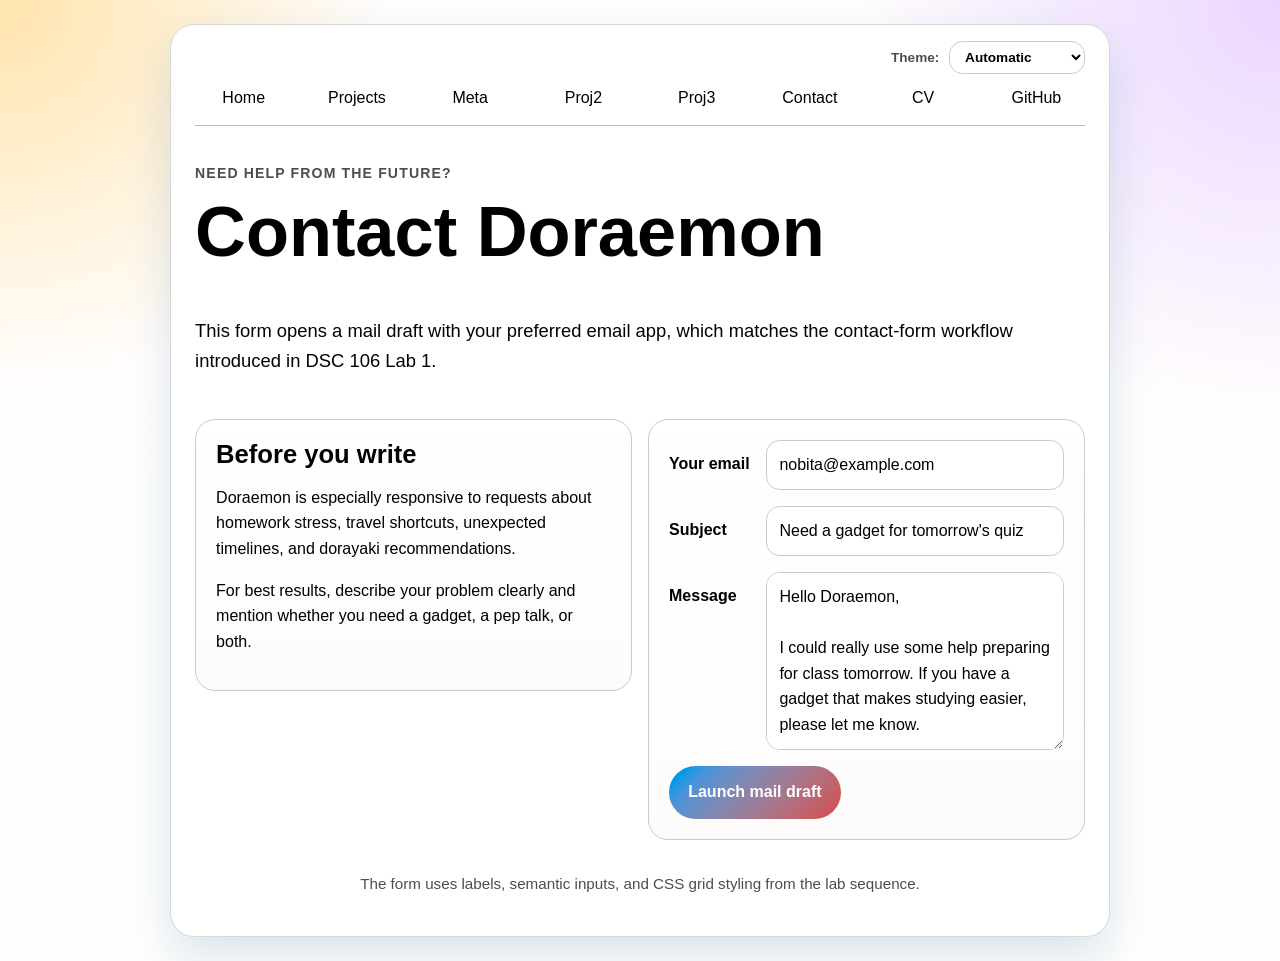
<file: contact/index.html>
<!DOCTYPE html>
<html lang="en">
  <head>
    <meta charset="UTF-8">
    <meta name="viewport" content="width=device-width, initial-scale=1.0">
    <title>Contact Doraemon</title>
    <link rel="stylesheet" href="../style.css">
  </head>
  <body>
    <main>
      <header class="page-header">
        <p class="eyebrow">Need Help From The Future?</p>
        <h1>Contact Doraemon</h1>
        <p class="lead">
          This form opens a mail draft with your preferred email app, which matches
          the contact-form workflow introduced in DSC 106 Lab 1.
        </p>
      </header>

      <section class="contact-layout">
        <div class="panel">
          <h2>Before you write</h2>
          <p>
            Doraemon is especially responsive to requests about homework stress,
            travel shortcuts, unexpected timelines, and dorayaki recommendations.
          </p>
          <p>
            For best results, describe your problem clearly and mention whether you
            need a gadget, a pep talk, or both.
          </p>
        </div>

        <div class="panel">
          <form action="mailto:doraemon@future-pocket.jp" method="POST" enctype="text/plain">
            <label>
              <span>Your email</span>
              <input name="email" type="email" value="nobita@example.com" required>
            </label>

            <label>
              <span>Subject</span>
              <input name="subject" value="Need a gadget for tomorrow's quiz" required>
            </label>

            <label>
              <span>Message</span>
              <textarea name="body" rows="6">Hello Doraemon,

I could really use some help preparing for class tomorrow. If you have a gadget that makes studying easier, please let me know.

Thanks,
Nobita</textarea>
            </label>

            <button>Launch mail draft</button>
          </form>
        </div>
      </section>
    </main>

    <footer>
      <p>The form uses labels, semantic inputs, and CSS grid styling from the lab sequence.</p>
    </footer>

    <script src="../global.js" type="module"></script>
  </body>
</html>
</file>
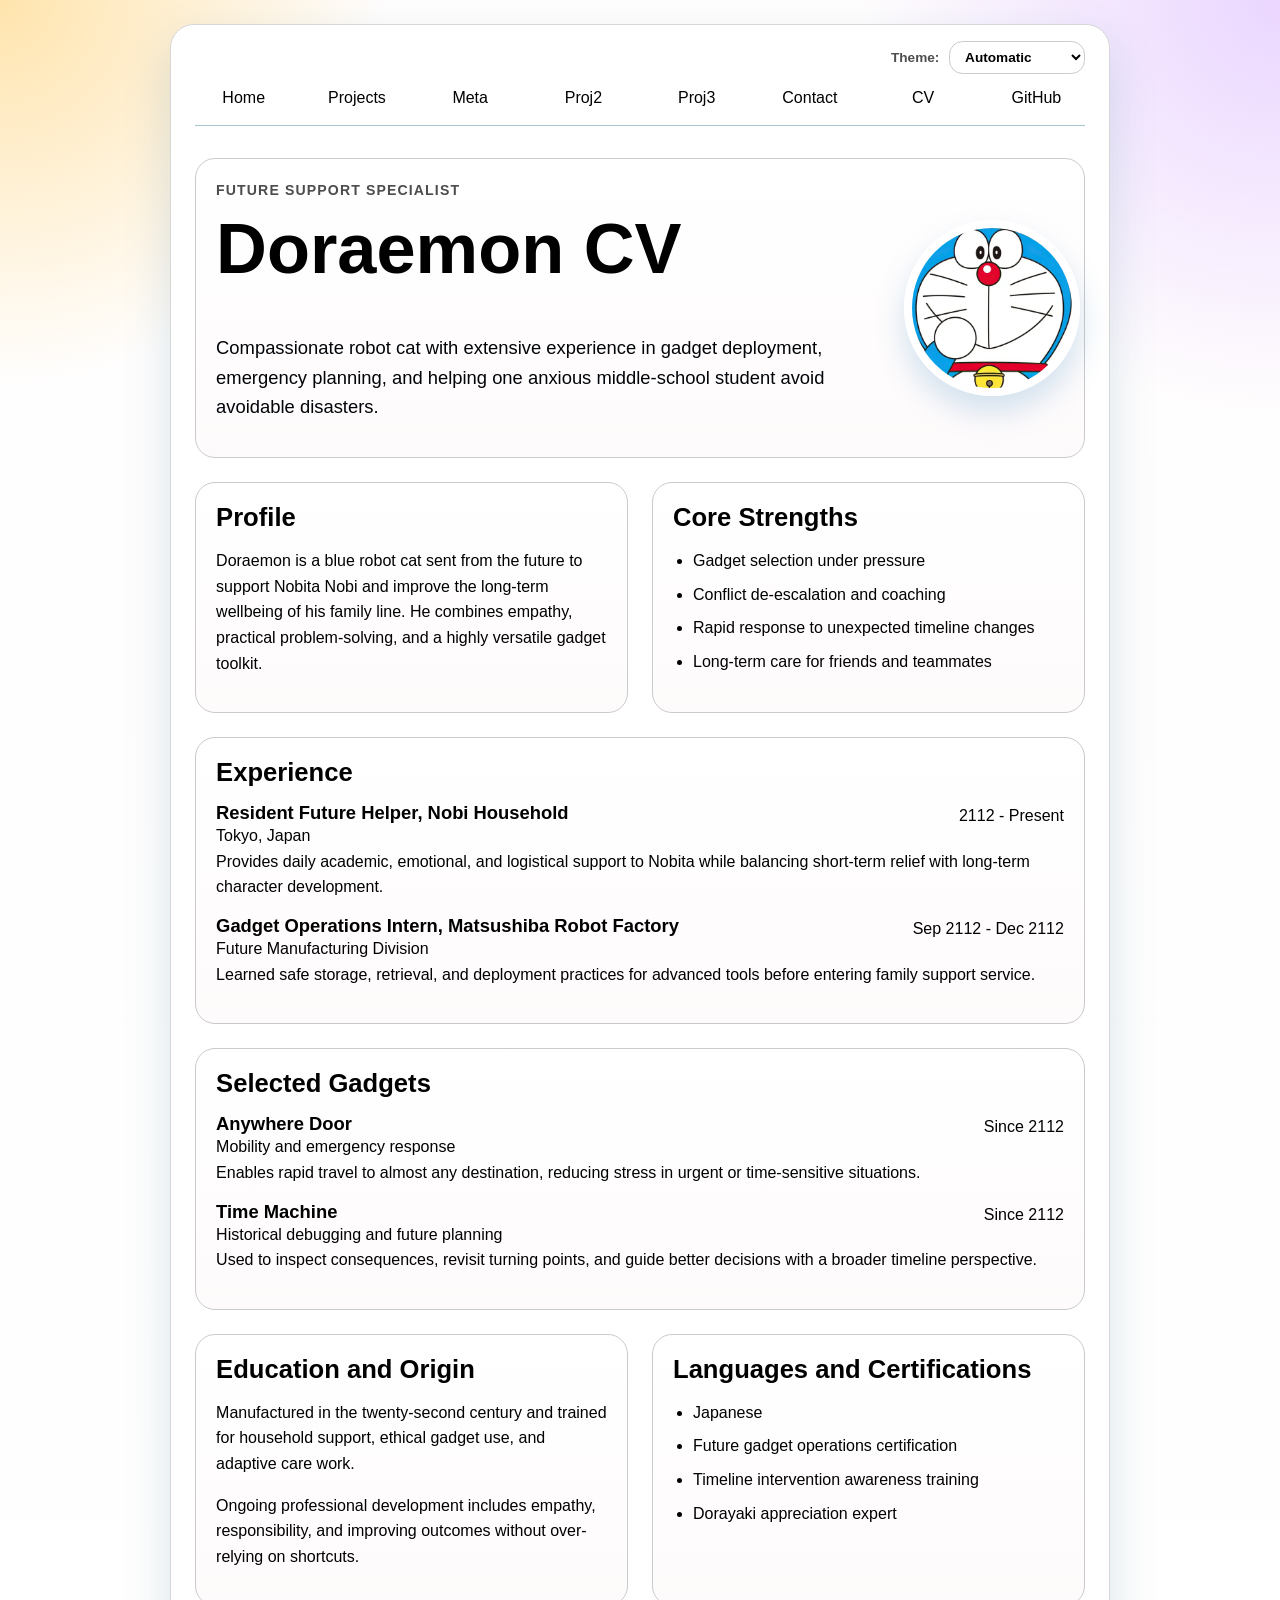
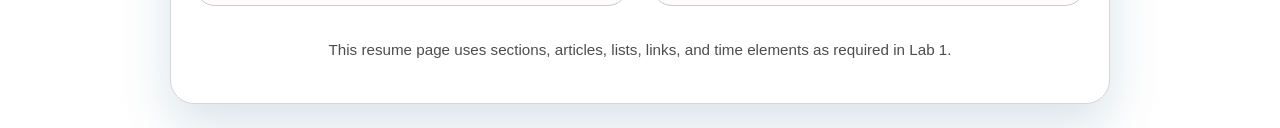
<file: cv/index.html>
<!DOCTYPE html>
<html lang="en">
  <head>
    <meta charset="UTF-8">
    <meta name="viewport" content="width=device-width, initial-scale=1.0">
    <title>Doraemon CV</title>
    <link rel="stylesheet" href="../style.css">
  </head>
  <body>
    <main>
      <header class="resume-header panel">
        <div>
          <p class="eyebrow">Future Support Specialist</p>
          <h1>Doraemon CV</h1>
          <p class="lead">
            Compassionate robot cat with extensive experience in gadget deployment,
            emergency planning, and helping one anxious middle-school student avoid
            avoidable disasters.
          </p>
        </div>

        <img
          class="resume-image"
          src="../images/doraemon-head.png"
          alt="Portrait illustration of Doraemon"
        >
      </header>

      <section class="resume-columns">
        <section class="panel">
          <h2>Profile</h2>
          <p>
            Doraemon is a blue robot cat sent from the future to support Nobita Nobi
            and improve the long-term wellbeing of his family line. He combines empathy,
            practical problem-solving, and a highly versatile gadget toolkit.
          </p>
        </section>

        <section class="panel">
          <h2>Core Strengths</h2>
          <ul class="feature-list">
            <li>Gadget selection under pressure</li>
            <li>Conflict de-escalation and coaching</li>
            <li>Rapid response to unexpected timeline changes</li>
            <li>Long-term care for friends and teammates</li>
          </ul>
        </section>
      </section>

      <section class="panel">
        <h2>Experience</h2>

        <article class="resume-item">
          <header>
            <div>
              <h3>Resident Future Helper, Nobi Household</h3>
              <p>Tokyo, Japan</p>
            </div>
            <p><time datetime="2112">2112</time> - Present</p>
          </header>
          <p>
            Provides daily academic, emotional, and logistical support to Nobita while
            balancing short-term relief with long-term character development.
          </p>
        </article>

        <article class="resume-item">
          <header>
            <div>
              <h3>Gadget Operations Intern, Matsushiba Robot Factory</h3>
              <p>Future Manufacturing Division</p>
            </div>
            <p><time datetime="2112-09">Sep 2112</time> - <time datetime="2112-12">Dec 2112</time></p>
          </header>
          <p>
            Learned safe storage, retrieval, and deployment practices for advanced
            tools before entering family support service.
          </p>
        </article>
      </section>

      <section class="panel">
        <h2>Selected Gadgets</h2>

        <article class="resume-item">
          <header>
            <div>
              <h3>Anywhere Door</h3>
              <p>Mobility and emergency response</p>
            </div>
            <p><time datetime="2112">Since 2112</time></p>
          </header>
          <p>
            Enables rapid travel to almost any destination, reducing stress in urgent
            or time-sensitive situations.
          </p>
        </article>

        <article class="resume-item">
          <header>
            <div>
              <h3>Time Machine</h3>
              <p>Historical debugging and future planning</p>
            </div>
            <p><time datetime="2112">Since 2112</time></p>
          </header>
          <p>
            Used to inspect consequences, revisit turning points, and guide better
            decisions with a broader timeline perspective.
          </p>
        </article>
      </section>

      <section class="resume-columns">
        <section class="panel">
          <h2>Education and Origin</h2>
          <p>
            Manufactured in the twenty-second century and trained for household support,
            ethical gadget use, and adaptive care work.
          </p>
          <p>
            Ongoing professional development includes empathy, responsibility, and
            improving outcomes without over-relying on shortcuts.
          </p>
        </section>

        <section class="panel">
          <h2>Languages and Certifications</h2>
          <ul class="feature-list">
            <li>Japanese</li>
            <li>Future gadget operations certification</li>
            <li>Timeline intervention awareness training</li>
            <li>Dorayaki appreciation expert</li>
          </ul>
        </section>
      </section>
    </main>

    <footer>
      <p>This resume page uses sections, articles, lists, links, and time elements as required in Lab 1.</p>
    </footer>

    <script src="../global.js" type="module"></script>
  </body>
</html>
</file>
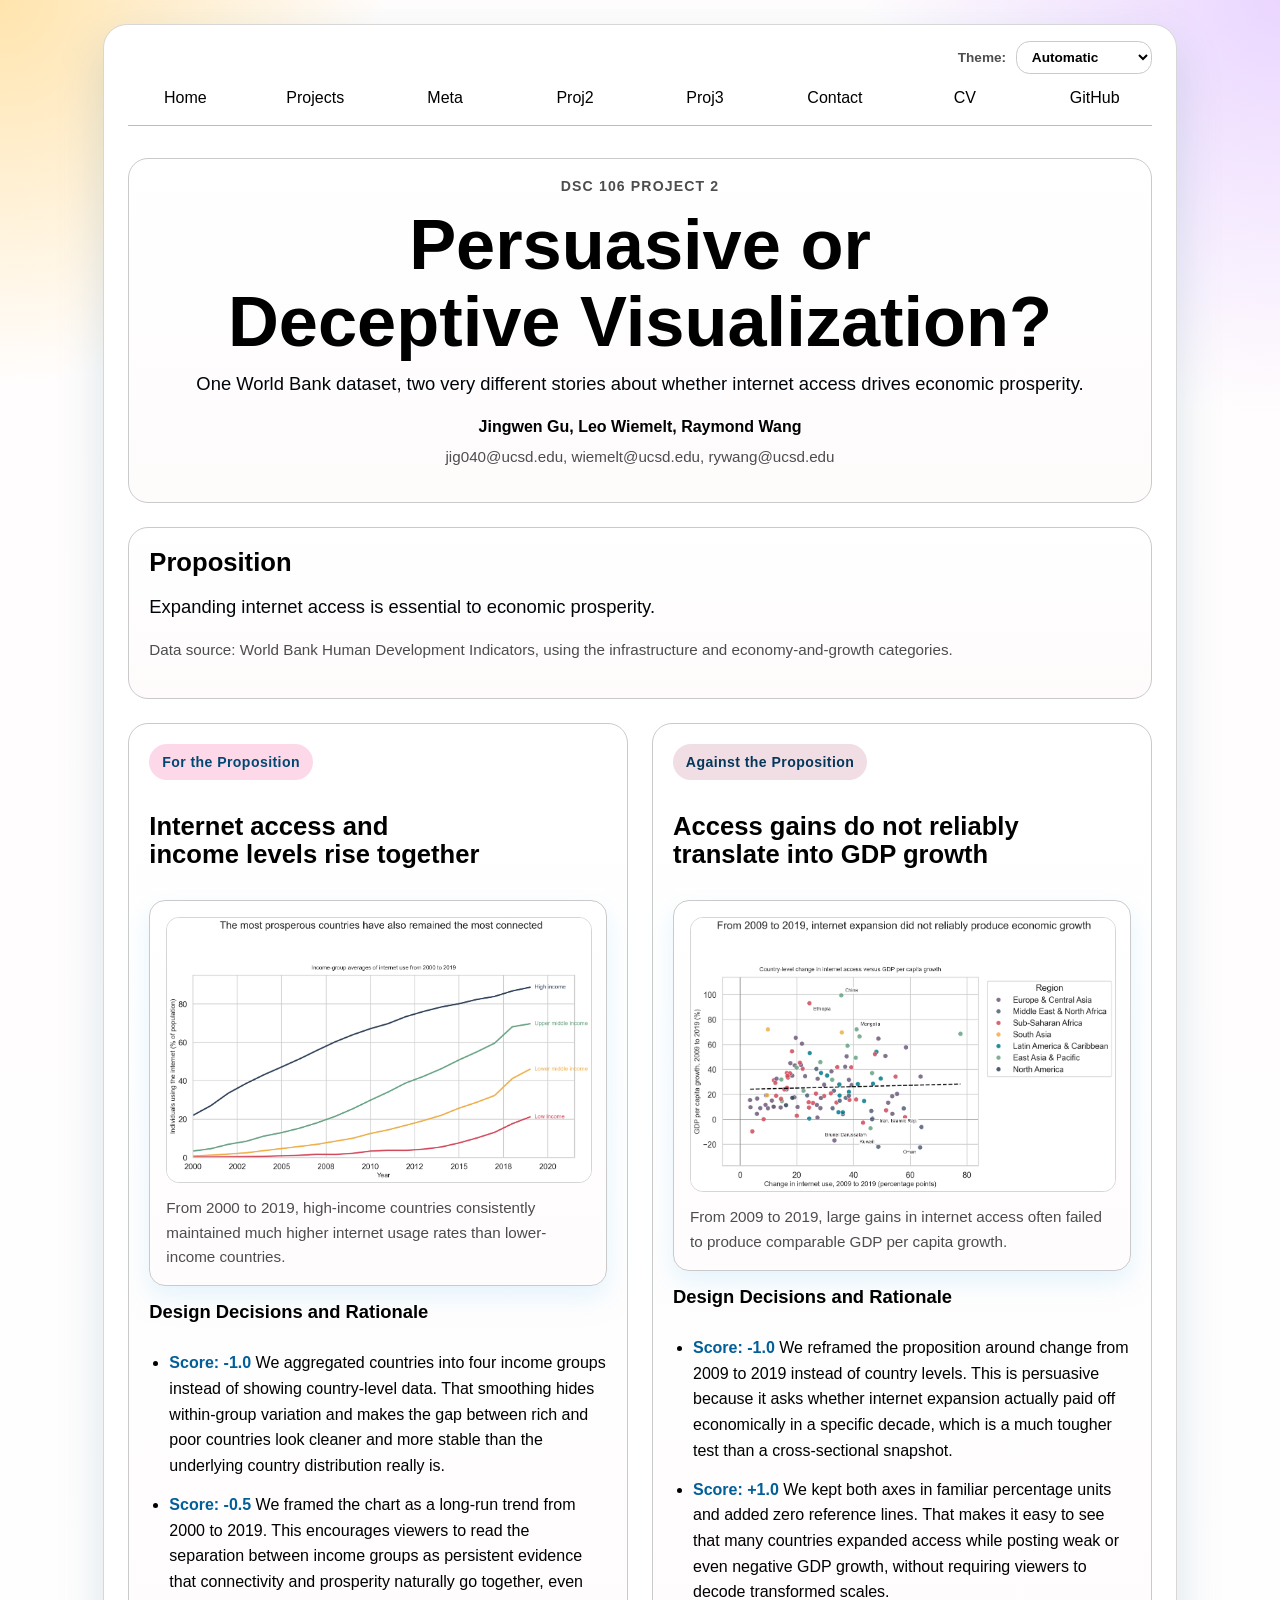
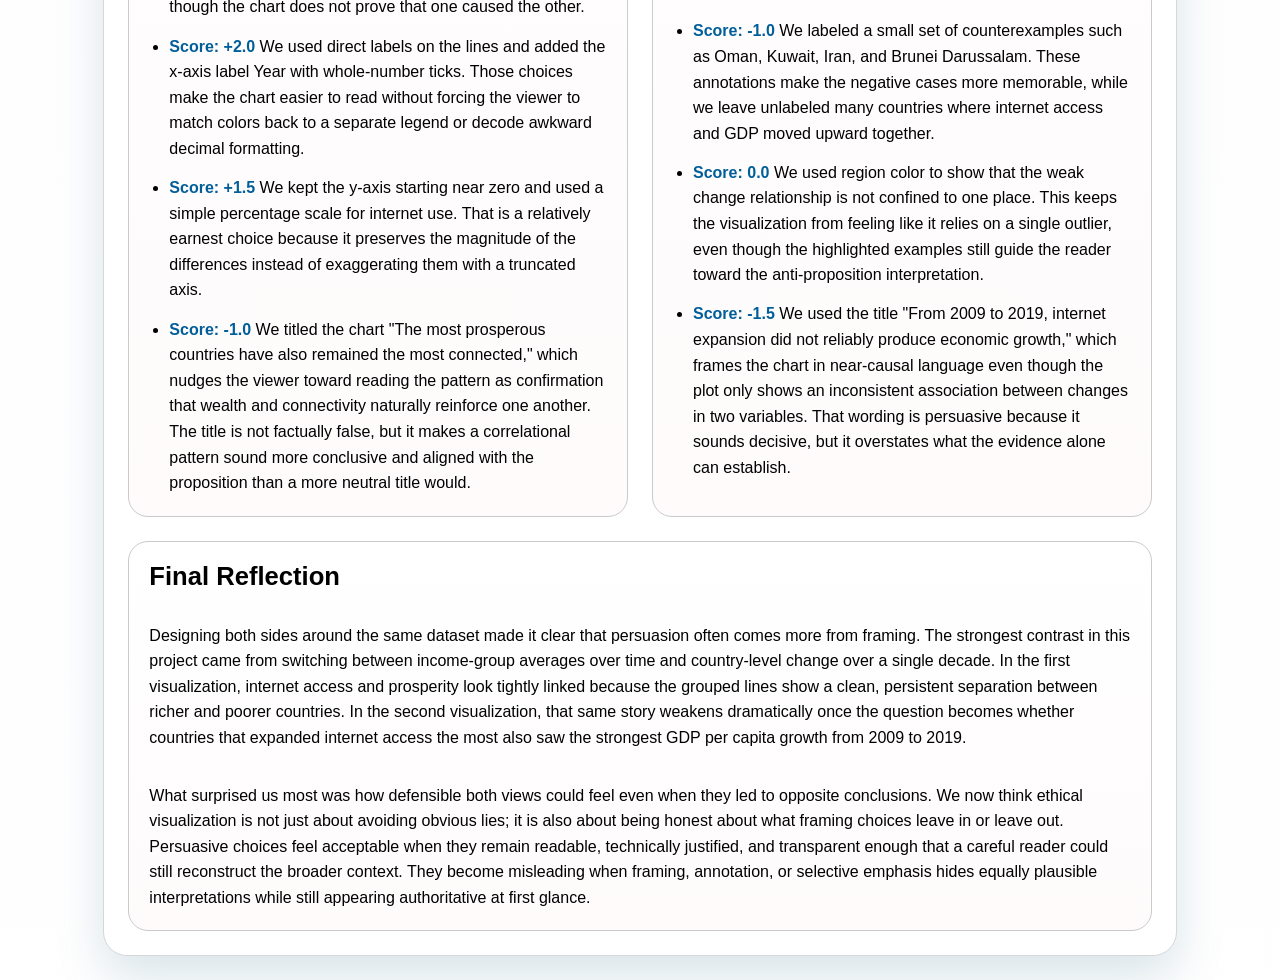
<file: proj2/project2_report.html>
<!DOCTYPE html>
<html lang="en">
  <head>
    <meta charset="UTF-8">
    <meta name="viewport" content="width=device-width, initial-scale=1.0">
    <title>Doraemon Project 2 Report</title>
    <link rel="stylesheet" href="../style.css">
  </head>

  <body class="report-page">
    <main>
      <header class="page-header panel report-hero">
        <p class="eyebrow">DSC 106 Project 2</p>
        <h1>Persuasive or Deceptive Visualization?</h1>
        <p class="lead">
          One World Bank dataset, two very different stories about whether internet
          access drives economic prosperity.
        </p>
        <p class="report-authors">
          <strong>Jingwen Gu, Leo Wiemelt, Raymond Wang</strong>
        </p>
        <p class="source-note">jig040@ucsd.edu, wiemelt@ucsd.edu, rywang@ucsd.edu</p>
      </header>

      <section class="panel">
        <h2>Proposition</h2>
        <p class="lead">Expanding internet access is essential to economic prosperity.</p>
        <p class="source-note">
          Data source: World Bank Human Development Indicators, using the
          infrastructure and economy-and-growth categories.
        </p>
      </section>

      <section class="report-grid">
        <article class="panel report-section">
          <p class="report-tag support">For the Proposition</p>
          <h2>Internet access and income levels rise together</h2>

          <figure class="report-figure">
            <img
              src="internet_for_income_lines.png"
              alt="Line chart showing that high-income countries maintained much higher internet usage rates than lower-income countries from 2000 to 2019."
            >
            <figcaption>
              From 2000 to 2019, high-income countries consistently maintained much
              higher internet usage rates than lower-income countries.
            </figcaption>
          </figure>

          <h3>Design Decisions and Rationale</h3>
          <ul class="report-notes">
            <li>
              <span class="score">Score: -1.0</span> We aggregated countries into
              four income groups instead of showing country-level data. That smoothing
              hides within-group variation and makes the gap between rich and poor
              countries look cleaner and more stable than the underlying country
              distribution really is.
            </li>
            <li>
              <span class="score">Score: -0.5</span> We framed the chart as a long-run
              trend from 2000 to 2019. This encourages viewers to read the separation
              between income groups as persistent evidence that connectivity and
              prosperity naturally go together, even though the chart does not prove
              that one caused the other.
            </li>
            <li>
              <span class="score">Score: +2.0</span> We used direct labels on the
              lines and added the x-axis label Year with whole-number ticks. Those
              choices make the chart easier to read without forcing the viewer to
              match colors back to a separate legend or decode awkward decimal
              formatting.
            </li>
            <li>
              <span class="score">Score: +1.5</span> We kept the y-axis starting near
              zero and used a simple percentage scale for internet use. That is a
              relatively earnest choice because it preserves the magnitude of the
              differences instead of exaggerating them with a truncated axis.
            </li>
            <li>
              <span class="score">Score: -1.0</span> We titled the chart "The most
              prosperous countries have also remained the most connected," which
              nudges the viewer toward reading the pattern as confirmation that wealth
              and connectivity naturally reinforce one another. The title is not
              factually false, but it makes a correlational pattern sound more
              conclusive and aligned with the proposition than a more neutral title
              would.
            </li>
          </ul>
        </article>

        <article class="panel report-section">
          <p class="report-tag challenge">Against the Proposition</p>
          <h2>Access gains do not reliably translate into GDP growth</h2>

          <figure class="report-figure">
            <img
              src="internet_against_change_scatter.png"
              alt="Scatterplot showing that large increases in internet access from 2009 to 2019 did not consistently correspond to GDP per capita growth."
            >
            <figcaption>
              From 2009 to 2019, large gains in internet access often failed to
              produce comparable GDP per capita growth.
            </figcaption>
          </figure>

          <h3>Design Decisions and Rationale</h3>
          <ul class="report-notes">
            <li>
              <span class="score">Score: -1.0</span> We reframed the proposition around
              change from 2009 to 2019 instead of country levels. This is persuasive
              because it asks whether internet expansion actually paid off economically
              in a specific decade, which is a much tougher test than a cross-sectional
              snapshot.
            </li>
            <li>
              <span class="score">Score: +1.0</span> We kept both axes in familiar
              percentage units and added zero reference lines. That makes it easy to
              see that many countries expanded access while posting weak or even
              negative GDP growth, without requiring viewers to decode transformed
              scales.
            </li>
            <li>
              <span class="score">Score: -1.0</span> We labeled a small set of
              counterexamples such as Oman, Kuwait, Iran, and Brunei Darussalam.
              These annotations make the negative cases more memorable, while we leave
              unlabeled many countries where internet access and GDP moved upward
              together.
            </li>
            <li>
              <span class="score">Score: 0.0</span> We used region color to show that
              the weak change relationship is not confined to one place. This keeps
              the visualization from feeling like it relies on a single outlier, even
              though the highlighted examples still guide the reader toward the
              anti-proposition interpretation.
            </li>
            <li>
              <span class="score">Score: -1.5</span> We used the title "From 2009 to
              2019, internet expansion did not reliably produce economic growth,"
              which frames the chart in near-causal language even though the plot only
              shows an inconsistent association between changes in two variables. That
              wording is persuasive because it sounds decisive, but it overstates what
              the evidence alone can establish.
            </li>
          </ul>
        </article>
      </section>

      <section class="panel report-section">
        <h2>Final Reflection</h2>

        <p>
          Designing both sides around the same dataset made it clear that persuasion
          often comes more from framing. The strongest
          contrast in this project came from switching between income-group averages
          over time and country-level change over a single decade. In the first
          visualization, internet access and prosperity look tightly linked because
          the grouped lines show a clean, persistent separation between richer and
          poorer countries. In the second visualization, that same story weakens
          dramatically once the question becomes whether countries that expanded
          internet access the most also saw the strongest GDP per capita growth from
          2009 to 2019.
        </p>

        <p>
          What surprised us most was how defensible both views could feel even when
          they led to opposite conclusions. We now think ethical visualization is not
          just about avoiding obvious lies; it is also about being honest about what
          framing choices leave in or leave out. Persuasive choices feel acceptable
          when they remain readable, technically justified, and transparent enough
          that a careful reader could still reconstruct the broader context. They
          become misleading when framing, annotation, or selective emphasis hides
          equally plausible interpretations while still appearing authoritative at
          first glance.
        </p>
      </section>
    </main>

    <script src="../global.js" type="module"></script>
  </body>
</html>
</file>
<file: style.css>
:root {
  --color-accent: oklch(66% 0.19 239);
  --color-accent-soft: color-mix(in oklch, var(--color-accent), canvas 85%);
  --color-panel: color-mix(in oklch, canvas 92%, white 8%);
  --color-border: color-mix(in oklch, canvastext 16%, canvas 84%);
  --color-text: canvastext;
  --color-muted: color-mix(in oklch, canvastext 58%, canvas 42%);
  --color-shadow: color-mix(in srgb, oklch(50% 0.08 230), transparent 82%);
}

html {
  color-scheme: light dark;
  accent-color: var(--color-accent);
  background:
    radial-gradient(
      circle at top left,
      color-mix(in oklch, oklch(92% 0.16 97), canvas 42%),
      transparent 24rem
    ),
    radial-gradient(
      circle at top right,
      color-mix(in oklch, oklch(82% 0.12 235), canvas 48%),
      transparent 26rem
    ),
    linear-gradient(
      180deg,
      color-mix(in oklch, canvas 94%, oklch(94% 0.03 235) 6%),
      color-mix(in oklch, canvas 98%, oklch(96% 0.03 235) 2%)
    );
}

body {
  margin: 1.5rem auto;
  max-width: 100ch;
  padding: 1.5rem;
  font: 100%/1.6 "Avenir Next", "Trebuchet MS", "Segoe UI", sans-serif;
  color: var(--color-text);
  background: var(--color-panel);
  border: 1px solid color-mix(in oklch, var(--color-border), white 24%);
  border-radius: 1.5rem;
  box-shadow: 0 1.25rem 3rem var(--color-shadow);
  position: relative;
}

main {
  display: grid;
  gap: 1.5rem;
}

h1,
h2,
h3,
h4,
h5,
h6 {
  margin-block: 0 0.65em;
  font-family: "Arial Rounded MT Bold", "Trebuchet MS", "Avenir Next", sans-serif;
  line-height: 1.1;
  text-wrap: balance;
}

h1 {
  font-size: clamp(2.8rem, 7vw, 4.4rem);
}

h2 {
  font-size: 1.6rem;
}

h3 {
  font-size: 1.15rem;
}

p {
  margin-block: 0 1rem;
}

a {
  color: inherit;
}

img {
  display: block;
  max-width: 100%;
}

nav {
  --border-color: oklch(50% 0.08 220 / 0.4);
  padding-top: 1.5rem;
  margin-bottom: 2rem;
  border-bottom: 1px solid var(--border-color);
}

nav ul,
nav li {
  display: contents;
}

nav a {
  flex: 1;
  text-align: center;
  text-decoration: none;
  padding: 0.75em 0.5em 0.55em;
  border-bottom: 0.4em solid transparent;
  transition:
    background-color 160ms ease,
    border-color 160ms ease,
    color 160ms ease;
}

nav a.current {
  border-bottom-color: color-mix(in oklch, var(--color-accent), canvas 45%);
}

nav a:hover {
  border-bottom-color: var(--color-accent);
  background-color: var(--color-accent-soft);
}

nav,
.hero-actions,
.contact-layout,
.resume-columns {
  display: flex;
  gap: 1rem;
}

.hero {
  display: grid;
  grid-template-columns: minmax(0, 1.5fr) minmax(14rem, 20rem);
  gap: 2rem;
  align-items: center;
}

.hero-copy > :last-child {
  margin-bottom: 0;
}

.hero-image,
.resume-image {
  aspect-ratio: 1;
  object-fit: cover;
  border-radius: 50%;
  border: 0.55rem solid color-mix(in oklch, canvas 86%, white 14%);
  box-shadow: 0 1rem 2rem rgb(0 102 173 / 0.18);
  background: linear-gradient(
    180deg,
    color-mix(in oklch, canvas 92%, white 8%),
    color-mix(in oklch, canvas 76%, oklch(88% 0.05 235) 24%)
  );
}

.resume-header {
  display: grid;
  grid-template-columns: minmax(0, 1.8fr) 10rem;
  gap: 1.5rem;
  align-items: center;
}

.page-header {
  padding-block: 0.25rem;
}

.eyebrow {
  margin-bottom: 0.5rem;
  font-size: 0.88rem;
  font-weight: 700;
  letter-spacing: 0.08em;
  text-transform: uppercase;
  color: var(--color-muted);
}

.lead {
  font-size: 1.15rem;
  color: color-mix(in oklch, canvastext 86%, var(--color-accent) 14%);
}

.button-link {
  display: inline-block;
  padding: 0.8rem 1.15rem;
  border-radius: 999px;
  font-weight: 700;
  text-decoration: none;
  background: var(--color-accent);
  color: white;
}

.button-link.secondary {
  background: canvas;
  color: var(--color-text);
  border: 1px solid var(--color-border);
}

.panel {
  padding: 1.25rem;
  background:
    linear-gradient(
      180deg,
      color-mix(in oklch, canvas 95%, white 5%),
      color-mix(in oklch, canvas 88%, oklch(92% 0.03 235) 12%)
    );
  border: 1px solid var(--color-border);
  border-radius: 1.25rem;
}

.info-grid,
.resume-columns {
  display: grid;
  grid-template-columns: repeat(2, minmax(0, 1fr));
  gap: 1.5rem;
}

.feature-list {
  margin: 0;
  padding-left: 1.25rem;
}

.feature-list li + li {
  margin-top: 0.5rem;
}

input,
textarea,
select,
button {
  font: inherit;
}

form {
  display: grid;
  grid-template-columns: auto 1fr;
  gap: 1rem;
}

form label {
  grid-column: 1 / -1;
  display: grid;
  grid-template-columns: 8rem 1fr;
  gap: 1rem;
  align-items: start;
}

form label > span {
  padding-top: 0.7rem;
  font-weight: 700;
}

input,
textarea,
select {
  width: 100%;
  box-sizing: border-box;
  padding: 0.7rem 0.8rem;
  border: 1px solid var(--color-border);
  border-radius: 0.85rem;
  background: canvas;
  color: canvastext;
}

textarea {
  min-height: 10rem;
  resize: vertical;
}

button {
  grid-column: 1 / -1;
  justify-self: start;
  padding: 0.85rem 1.2rem;
  border: 0;
  border-radius: 999px;
  font-weight: 700;
  color: white;
  background: linear-gradient(135deg, var(--color-accent), oklch(60% 0.18 25));
  cursor: pointer;
}

.contact-layout {
  align-items: start;
}

.contact-layout > * {
  flex: 1;
}

.projects {
  display: grid;
  grid-template-columns: repeat(auto-fill, minmax(15em, 1fr));
  gap: 1.25rem;
}

.projects-visualization {
  display: grid;
  gap: 1rem;
}

.chart-header {
  display: flex;
  align-items: center;
  justify-content: space-between;
  gap: 1rem;
}

.chart-header h2 {
  margin: 0;
}

.reset-year-filter {
  grid-column: auto;
  justify-self: auto;
  padding: 0.55rem 0.9rem;
  border: 1px solid var(--color-border);
  border-radius: 999px;
  background: canvas;
  color: var(--color-text);
  font-size: 0.9rem;
  font-weight: 700;
  cursor: pointer;
}

.reset-year-filter:disabled {
  cursor: default;
  opacity: 0.55;
}

.reset-year-filter:not(:disabled):hover {
  border-color: var(--color-accent);
  background: var(--color-accent-soft);
}

.chart-container {
  display: flex;
  align-items: center;
  gap: 2rem;
}

#projects-pie-plot {
  flex: 0 1 20rem;
  max-width: 20em;
  min-width: 13rem;
  margin-block: 1rem;
  overflow: visible;
}

#projects-pie-plot path {
  cursor: pointer;
  transition:
    opacity 220ms ease,
    fill 220ms ease;
}

#projects-pie-plot:has(path:hover) path:not(:hover) {
  opacity: 0.5;
}

#projects-pie-plot path.selected {
  fill: oklch(63% 0.22 25);
}

.plot-empty {
  fill: var(--color-muted);
  font-size: 0.25rem;
  font-weight: 700;
}

.legend {
  flex: 1;
  display: grid;
  grid-template-columns: repeat(auto-fill, minmax(9rem, 1fr));
  gap: 0.65rem 0.85rem;
  margin: 0;
  padding: 1rem;
  list-style: none;
  border: 1px solid var(--color-border);
  border-radius: 1rem;
  background: color-mix(in oklch, canvas 92%, white 8%);
}

.legend-item {
  display: flex;
  align-items: center;
  gap: 0.45rem;
  min-width: 0;
  padding: 0.5rem 0.6rem;
  border: 1px solid transparent;
  border-radius: 0.8rem;
  cursor: pointer;
  transition:
    background-color 160ms ease,
    border-color 160ms ease,
    color 160ms ease;
}

.legend-item:hover,
.legend-item:focus-visible {
  border-color: color-mix(in oklch, var(--color), canvastext 35%);
  background: color-mix(in oklch, var(--color), canvas 82%);
}

.legend-item.selected {
  --color: oklch(63% 0.22 25) !important;
  border-color: var(--color);
  background: color-mix(in oklch, var(--color), canvas 82%);
}

.legend-item .swatch {
  flex: 0 0 auto;
  width: 0.9rem;
  aspect-ratio: 1;
  border-radius: 0.25rem;
  background: var(--color);
}

.legend-item em {
  margin-left: auto;
  color: var(--color-muted);
  font-style: normal;
}

.searchBar {
  width: 100%;
  box-sizing: border-box;
  padding: 0.85rem 1rem;
  border: 1px solid var(--color-border);
  border-radius: 999px;
  background: canvas;
  color: canvastext;
}

.projects article {
  display: grid;
  grid-template-rows: auto auto 1fr;
  gap: 1rem;
  padding: 1rem;
  background:
    linear-gradient(
      180deg,
      color-mix(in oklch, canvas 94%, white 6%),
      color-mix(in oklch, canvas 86%, oklch(92% 0.03 235) 14%)
    );
  border: 1px solid var(--color-border);
  border-radius: 1.1rem;
  box-shadow: 0 0.45rem 1.2rem color-mix(in srgb, var(--color-accent), transparent 88%);
}

.projects h2,
.projects h3 {
  margin: 0;
}

.projects img {
  width: 100%;
  border-radius: 0.9rem;
  aspect-ratio: 4 / 3;
  object-fit: cover;
}

.projects p {
  margin: 0;
}

.project-details {
  display: grid;
  align-content: start;
  gap: 0.8rem;
}

.project-year {
  width: fit-content;
  padding: 0.25rem 0.65rem;
  border-radius: 999px;
  color: color-mix(in oklch, var(--color-accent), canvastext 26%);
  background: var(--color-accent-soft);
  font-size: 0.88rem;
  font-weight: 700;
}

.empty-message {
  color: var(--color-muted);
}

#profile-stats dl {
  display: grid;
  grid-template-columns: repeat(4, minmax(0, 1fr));
  gap: 0.5rem 1rem;
  margin: 0;
  text-align: center;
}

#profile-stats dt {
  grid-row: 1;
  color: var(--color-muted);
  font-size: 0.88rem;
  font-weight: 700;
}

#profile-stats dd {
  grid-row: 2;
  margin: 0;
  font-size: 1.5rem;
  font-weight: 800;
  color: color-mix(in oklch, var(--color-accent), canvastext 28%);
}

.meta-page {
  max-width: 128ch;
}

.meta-summary {
  display: grid;
  gap: 1rem;
}

.commit-slider {
  display: grid;
  grid-template-columns: auto minmax(12rem, 1fr) auto;
  gap: 1rem;
  align-items: center;
  font-weight: 700;
}

.commit-slider input {
  padding-inline: 0;
}

.commit-slider time,
.plot-heading p,
#selection-count,
#file-count {
  margin: 0;
  color: var(--color-muted);
}

.stats {
  display: grid;
  grid-template-columns: repeat(4, minmax(0, 1fr));
  gap: 0.65rem;
  margin: 0;
}

.stats > div {
  padding: 0.65rem;
  border: 1px solid var(--color-border);
  border-radius: 0.5rem;
  background: color-mix(in oklch, canvas 94%, white 6%);
}

.stats dt {
  color: var(--color-muted);
  font-size: 0.78rem;
  font-weight: 800;
  text-transform: uppercase;
}

.stats dd {
  margin: 0.2rem 0 0;
  font-size: clamp(1rem, 2vw, 1.35rem);
  font-weight: 800;
  overflow-wrap: anywhere;
}

#scrolly-1 {
  position: relative;
  display: grid;
  grid-template-columns: minmax(20rem, 0.95fr) minmax(24rem, 1.05fr);
  gap: 2rem;
  align-items: start;
}

#scrolly-2 {
  position: relative;
  display: grid;
  grid-template-columns: minmax(24rem, 1.05fr) minmax(20rem, 0.95fr);
  gap: 2rem;
  align-items: start;
}

#scatter-story,
#files-story {
  position: relative;
  font-size: 0.95rem;
  line-height: 1.45;
}

.story-sidebar {
  min-width: 0;
}

.step {
  margin: 0 0 1.2rem;
  color: var(--color-text);
}

#scatter-plot,
#files-plot {
  position: sticky;
  top: 1rem;
}

.plot-heading {
  display: flex;
  align-items: end;
  justify-content: space-between;
  gap: 1rem;
  margin-bottom: 0.9rem;
}

.plot-heading h2 {
  margin: 0;
}

#chart svg {
  display: block;
  width: 100%;
  height: auto;
  max-height: 52vh;
  overflow: visible;
}

.axis-label,
#commit-chart text {
  fill: var(--color-muted);
}

#commit-chart .domain,
#commit-chart .tick line {
  stroke: var(--color-border);
}

#commit-chart .grid-lines .tick line {
  stroke: color-mix(in oklch, var(--color-border), canvas 40%);
  stroke-dasharray: 3 5;
}

#commit-chart .grid-lines .domain {
  display: none;
}

.commit-dot {
  fill: var(--color-accent);
  fill-opacity: 0.72;
  stroke: canvas;
  stroke-width: 1.4;
  cursor: pointer;
  transition:
    cx 220ms ease,
    cy 220ms ease,
    r 220ms ease,
    fill-opacity 160ms ease,
    stroke-width 160ms ease;

  @starting-style {
    r: 0;
  }
}

.commit-dot.selected,
.commit-dot:hover {
  fill-opacity: 1;
  stroke-width: 2.4;
}

.tooltip {
  position: fixed;
  z-index: 10;
  display: grid;
  grid-template-columns: auto 1fr;
  gap: 0.25rem 0.75rem;
  max-width: min(22rem, calc(100vw - 2rem));
  margin: 0;
  padding: 0.8rem;
  border: 1px solid var(--color-border);
  border-radius: 0.8rem;
  background: canvas;
  box-shadow: 0 0.8rem 2rem var(--color-shadow);
  pointer-events: none;
}

.tooltip[hidden] {
  display: none;
}

.tooltip dt {
  color: var(--color-muted);
  font-weight: 800;
}

.tooltip dd {
  margin: 0;
}

.file-section {
  margin-top: 2.5rem;
}

#files {
  display: grid;
  grid-template-columns: minmax(12rem, 0.7fr) minmax(0, 1.3fr);
  gap: 0.35rem 0.8rem;
  margin: 0;
  font-size: 0.78rem;
}

#files > div {
  grid-column: 1 / -1;
  display: grid;
  grid-template-columns: subgrid;
  align-items: start;
}

#files dt {
  grid-column: 1;
}

#files dt code {
  overflow-wrap: anywhere;
}

#files dt small {
  display: block;
  margin-top: 0.15rem;
  color: var(--color-muted);
  font-size: 0.78rem;
}

#files dd {
  grid-column: 2;
  display: flex;
  flex-wrap: wrap;
  align-items: start;
  align-content: start;
  gap: 0.1em;
  min-height: 1rem;
  margin: 0;
  padding-top: 0.15rem;
}

.loc {
  display: flex;
  width: 0.36em;
  aspect-ratio: 1;
  border-radius: 50%;
  background: var(--color);
}

.resume-item + .resume-item {
  margin-top: 1rem;
}

.resume-item header {
  display: flex;
  justify-content: space-between;
  align-items: start;
  gap: 1rem;
}

.resume-item header p,
.resume-item header h3 {
  margin: 0;
}

.report-page {
  max-width: 115ch;
}

.report-hero {
  text-align: center;
  padding-block: 1rem;
}

.report-hero h1 {
  margin-bottom: 0.5rem;
}

.report-authors {
  margin-bottom: 0.35rem;
  font-size: 1rem;
}

.score {
  font-weight: 700;
  color: color-mix(in oklch, var(--color-accent), canvastext 30%);
}

.source-note {
  color: var(--color-muted);
  font-size: 0.95rem;
}

.report-grid {
  display: grid;
  grid-template-columns: repeat(2, minmax(0, 1fr));
  gap: 1.5rem;
}

.report-section {
  display: grid;
  gap: 1rem;
  align-content: start;
}

.report-section > :last-child {
  margin-bottom: 0;
}

.report-tag {
  display: inline-flex;
  align-items: center;
  justify-content: center;
  width: fit-content;
  padding: 0.4rem 0.8rem;
  border-radius: 999px;
  font-size: 0.88rem;
  font-weight: 700;
  letter-spacing: 0.03em;
}

.report-tag.support {
  color: oklch(38% 0.1 239);
  background: color-mix(in oklch, var(--color-accent), white 76%);
}

.report-tag.challenge {
  color: oklch(33% 0.08 245);
  background: color-mix(in oklch, oklch(58% 0.12 245), white 80%);
}

.report-figure {
  margin: 0;
  padding: 1rem;
  background:
    linear-gradient(
      180deg,
      color-mix(in oklch, canvas 97%, white 3%),
      color-mix(in oklch, canvas 91%, oklch(92% 0.03 235) 9%)
    );
  border: 1px solid var(--color-border);
  border-radius: 1rem;
  box-shadow: 0 0.65rem 1.5rem color-mix(in srgb, var(--color-accent), transparent 90%);
}

.report-figure img {
  width: 100%;
  border-radius: 0.8rem;
  border: 1px solid color-mix(in oklch, var(--color-border), white 20%);
}

.report-figure figcaption {
  margin-top: 0.85rem;
  color: var(--color-muted);
  font-size: 0.95rem;
}

.report-notes {
  margin: 0;
  padding-left: 1.25rem;
}

.report-notes li + li {
  margin-top: 0.85rem;
}

.color-scheme {
  position: absolute;
  top: 1rem;
  right: 1.5rem;
  display: flex;
  align-items: center;
  gap: 0.6rem;
  font-size: 0.85rem;
  font-weight: 700;
  color: var(--color-muted);
}

.color-scheme select {
  width: auto;
  min-width: 8.5rem;
  padding: 0.45rem 0.7rem;
}

footer {
  margin-top: 2rem;
  color: var(--color-muted);
  text-align: center;
  font-size: 0.95rem;
}

@supports (grid-template-columns: subgrid) {
  form {
    grid-template-columns: auto 1fr;
  }

  form label {
    grid-template-columns: subgrid;
  }
}

@supports (grid-template-rows: subgrid) {
  .projects article {
    grid-row: span 3;
    grid-template-rows: subgrid;
  }
}

@media (max-width: 720px) {
  body {
    margin: 0;
    padding: 1rem;
    border-radius: 0;
  }

  nav {
    display: grid;
  }

  .hero,
  .resume-header,
  .info-grid,
  .resume-columns,
  .contact-layout,
  .chart-container,
  .report-grid,
  #scrolly-1,
  #scrolly-2 {
    grid-template-columns: 1fr;
    flex-direction: column;
  }

  .hero-image,
  .resume-image {
    max-width: 16rem;
    margin-inline: auto;
  }

  form label {
    grid-template-columns: 1fr;
  }

  form label > span {
    padding-top: 0;
  }

  .color-scheme {
    top: 0.75rem;
    right: 1rem;
  }

  #projects-pie-plot {
    width: min(100%, 18rem);
    min-width: 0;
  }

  .legend {
    width: 100%;
    box-sizing: border-box;
  }

  .chart-header {
    align-items: start;
    flex-direction: column;
  }

  #profile-stats dl {
    grid-template-columns: repeat(2, minmax(0, 1fr));
    text-align: left;
  }

  #profile-stats dt,
  #profile-stats dd {
    grid-row: auto;
  }

  #profile-stats dd {
    margin-bottom: 0.75rem;
  }

  .resume-item header {
    flex-direction: column;
  }

  .commit-slider,
  .stats,
  #files {
    grid-template-columns: 1fr;
  }

  .commit-slider time {
    justify-self: start;
  }

  #scatter-plot,
  #files-plot {
    position: relative;
    top: auto;
    height: auto;
    min-height: auto;
    overflow: visible;
  }

  .step {
    padding-block: 0;
  }

  .plot-heading {
    align-items: start;
    flex-direction: column;
  }

  #files > div,
  #files dt,
  #files dd {
    grid-column: 1;
  }
}
</file>
